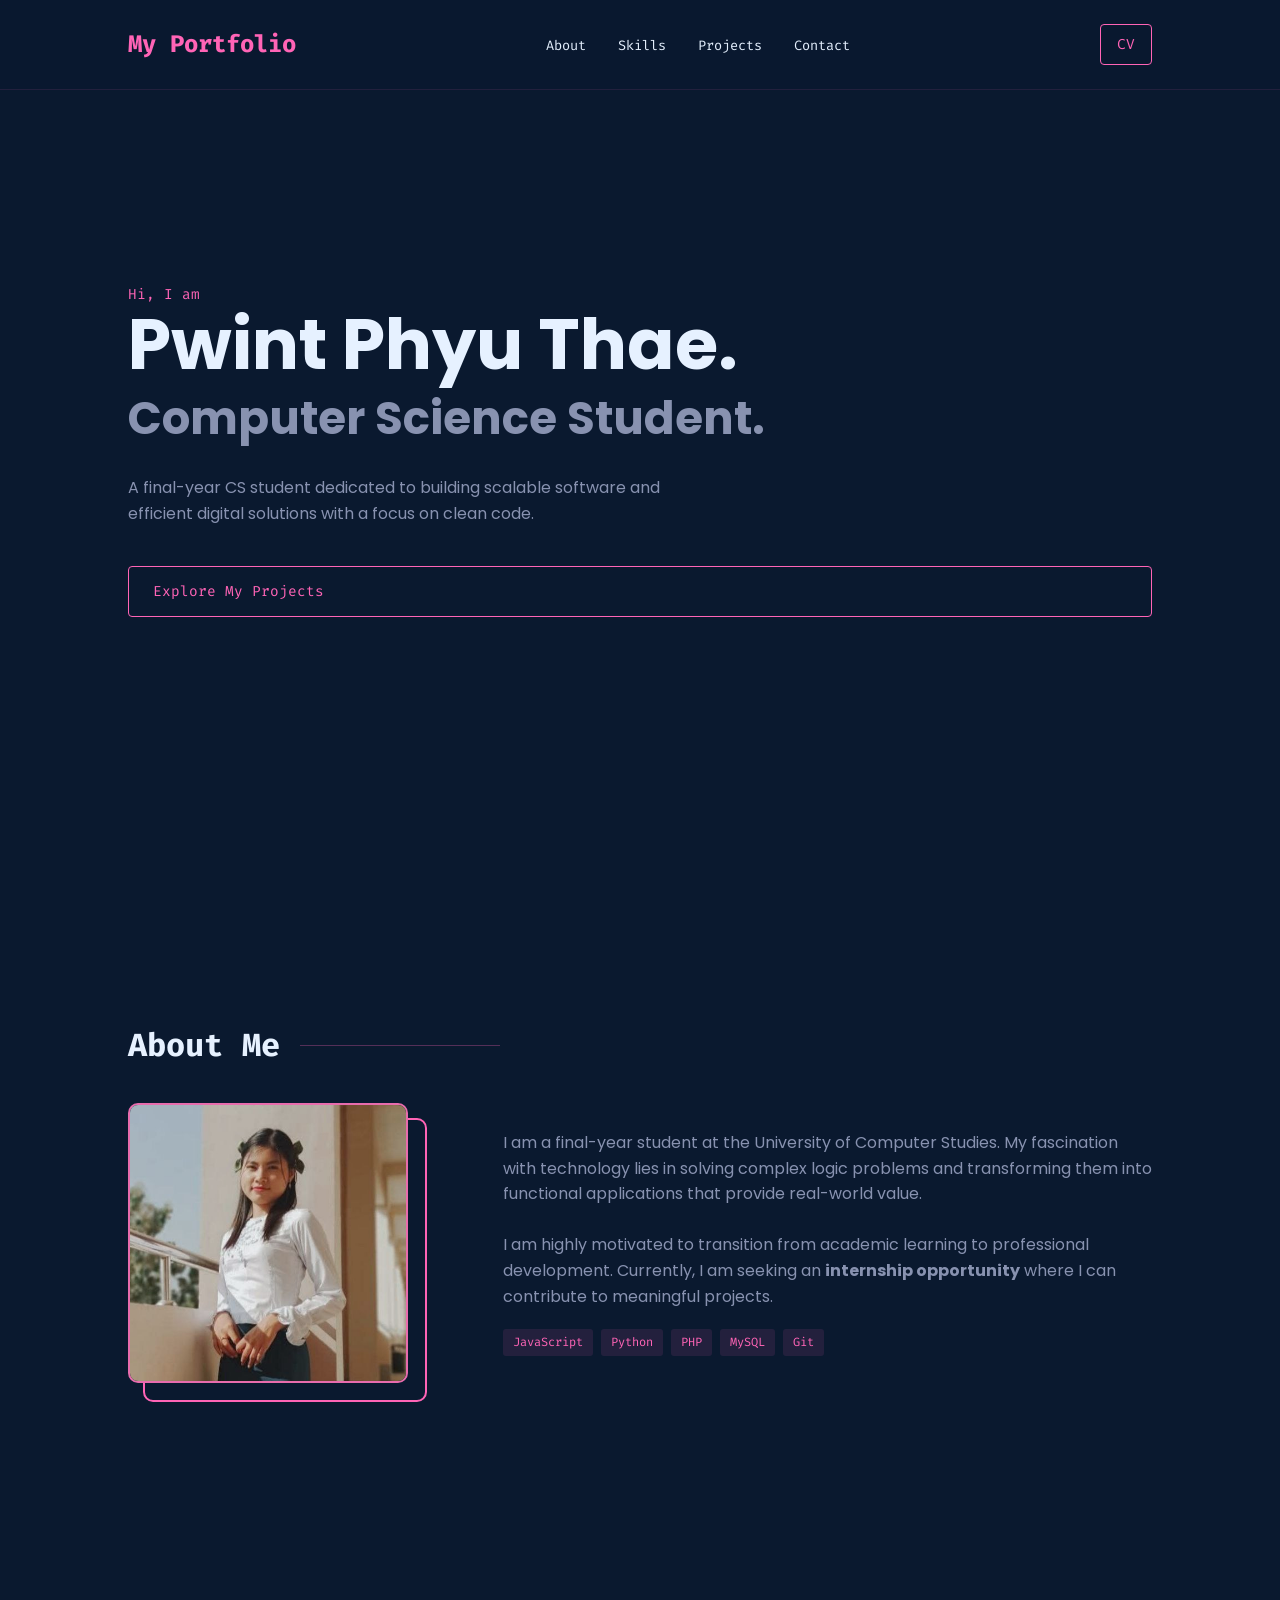
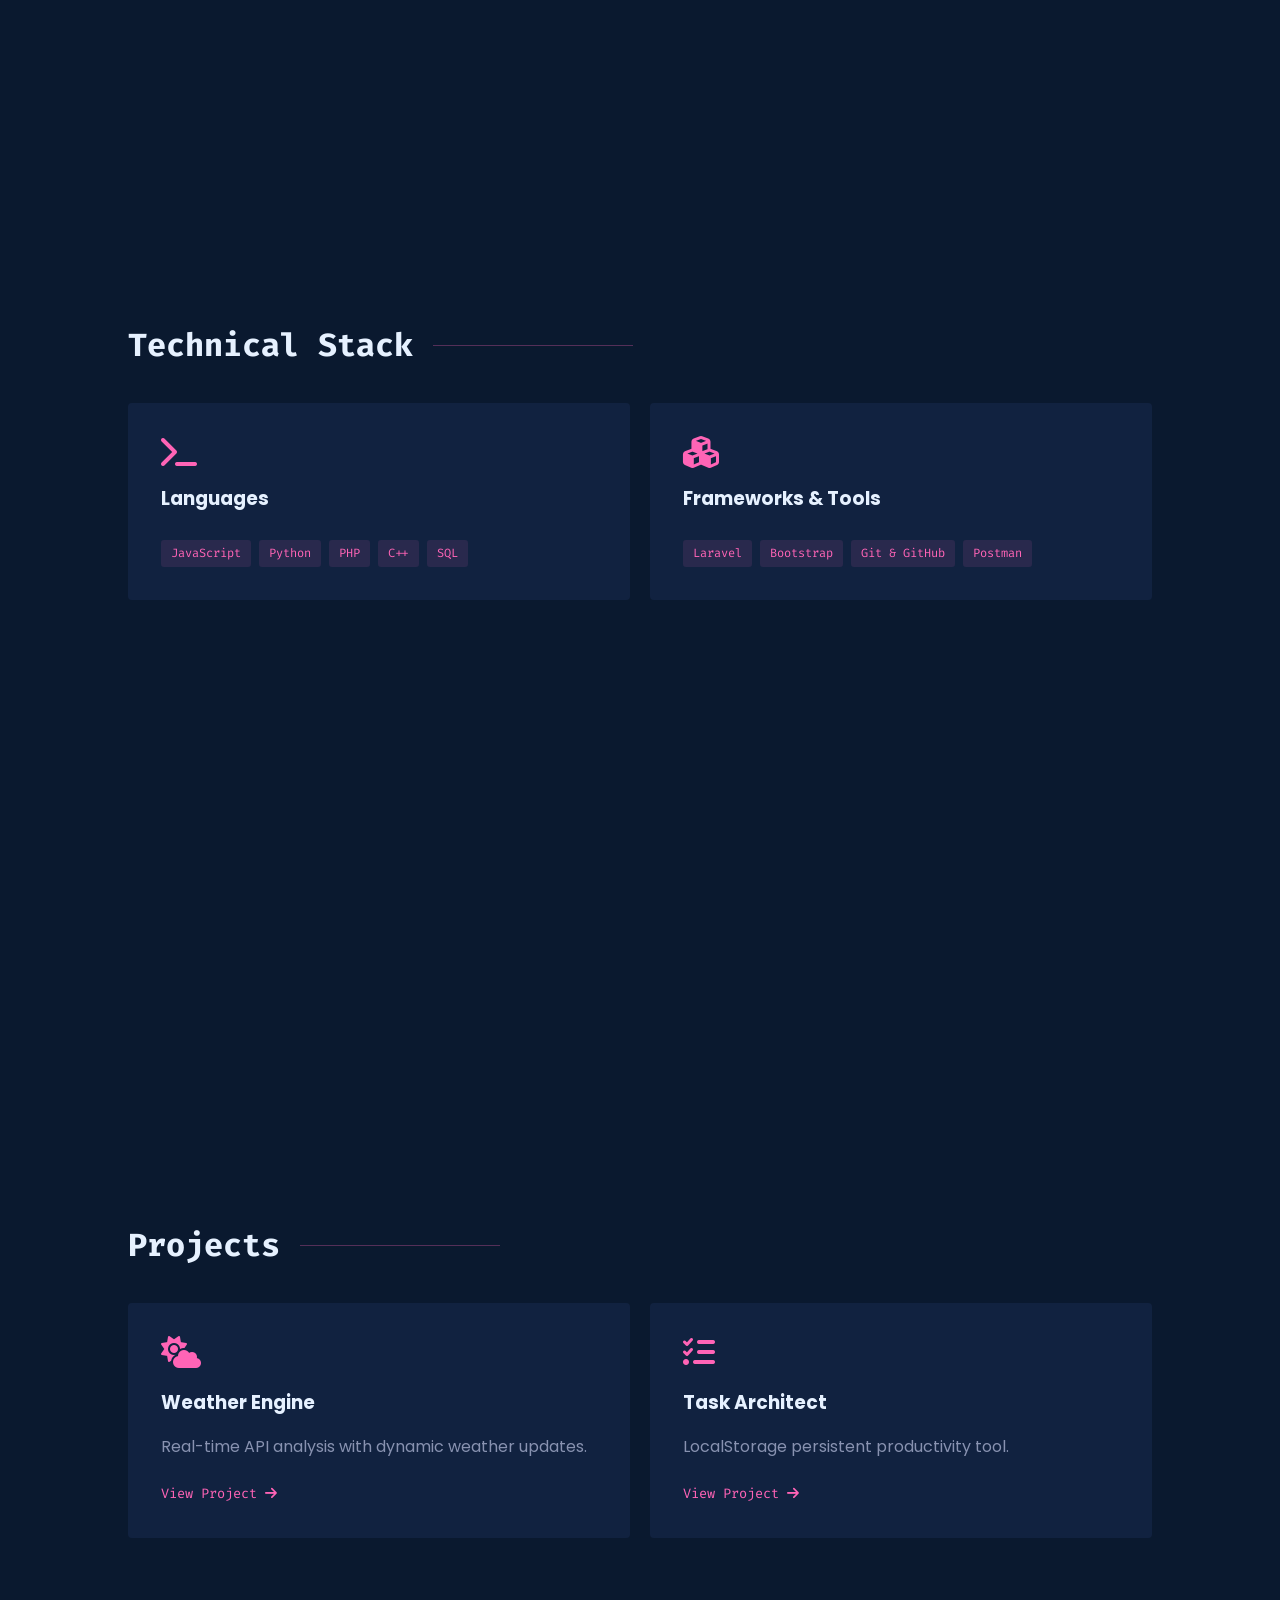
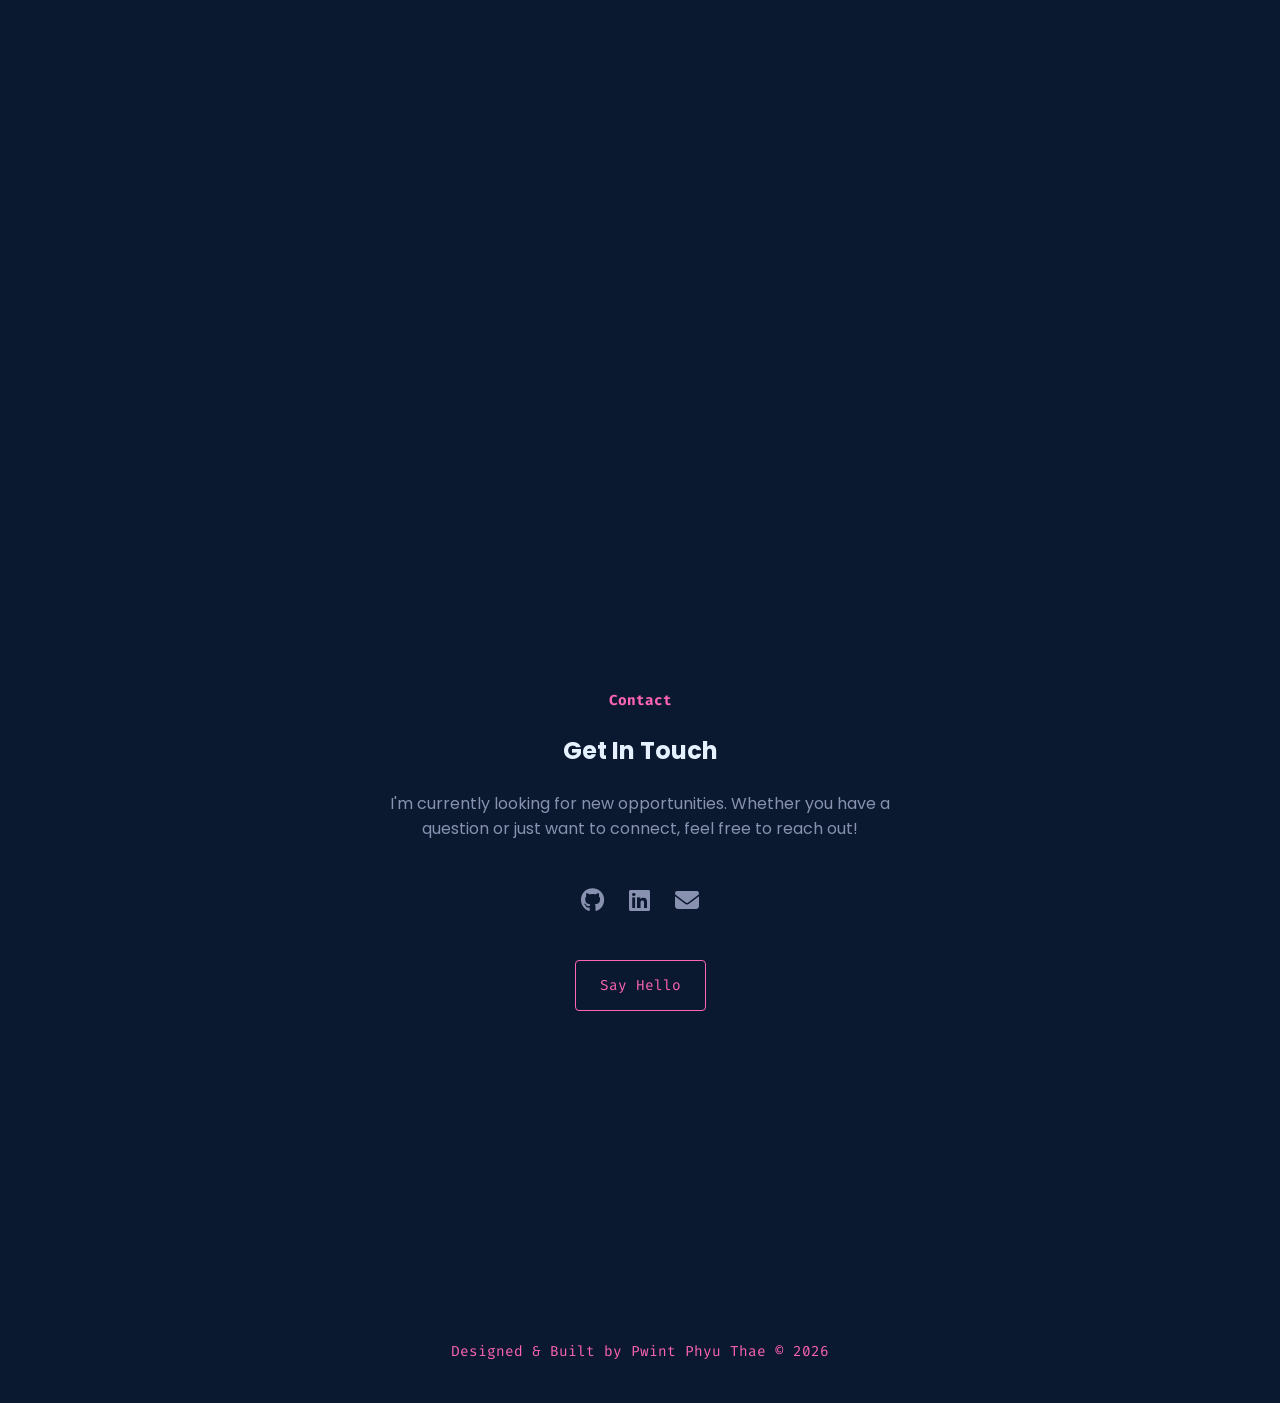
<file: index.html>
<!DOCTYPE html>
<html lang="en">
<head>
    <meta charset="UTF-8">
    <meta name="viewport" content="width=device-width, initial-scale=1.0">
    <title>Pwint Phyu Thae | CS Portfolio</title>

    <link rel="stylesheet" href="https://cdnjs.cloudflare.com/ajax/libs/font-awesome/6.5.0/css/all.min.css">
    <link href="https://fonts.googleapis.com/css2?family=Fira+Code:wght@400;500&family=Poppins:wght@300;400;600;700&display=swap" rel="stylesheet">

    <style>
        :root {
            --primary: #ff64b6; 
            --bg-dark: #0a192f;
            --bg-light: #112240;
            --slate: #8892b0;
            --white: #e6f1ff;
            --glass: rgba(255, 100, 182, 0.1);
        }

        * {
            margin: 0; padding: 0; box-sizing: border-box;
            font-family: 'Poppins', sans-serif;
        }

        body {
            background-color: var(--bg-dark);
            color: var(--slate);
            line-height: 1.6;
            scroll-behavior: smooth;
        }

        .mono { font-family: 'Fira Code', monospace; color: var(--primary); font-size: 0.9rem; }

        /* Navigation */
        nav {
            position: fixed; top: 0; width: 100%;
            padding: 1.5rem 10%;
            display: flex; justify-content: space-between; align-items: center;
            background: rgba(10, 25, 47, 0.85);
            backdrop-filter: blur(10px);
            z-index: 1000;
            border-bottom: 1px solid rgba(255, 100, 182, 0.1);
        }

        .logo { font-weight: 700; color: var(--primary); text-decoration: none; font-size: 1.5rem; }

        .nav-links { display: flex; list-style: none; gap: 2rem; }
        .nav-links a { text-decoration: none; color: var(--white); transition: 0.3s; font-size: 0.85rem; }
        .nav-links a:hover { color: var(--primary); }

        /* Section Layout */
        section { padding: 120px 10%; min-height: 100vh; }
        .section-title {
            display: flex; align-items: center;
            color: var(--white); font-size: 2rem; margin-bottom: 2rem;
        }
        .section-title::after {
            content: ""; display: block; width: 200px; height: 1px;
            background: var(--primary); margin-left: 20px; opacity: 0.3;
        }

        /* Hero */
        .hero { display: flex; flex-direction: column; justify-content: center; }
        .hero h1 { font-size: clamp(40px, 8vw, 70px); color: var(--white); line-height: 1.1; }
        .hero h2 { font-size: clamp(30px, 5vw, 45px); color: var(--slate); }

        /* About Layout */
        .about-wrapper {
            display: grid; grid-template-columns: 1fr 2fr; gap: 50px; align-items: center;
        }
        .about-image { position: relative; width: 280px; height: 280px; }
        .about-image img {
            width: 100%; height: 100%; object-fit: cover; border-radius: 10px;
            border: 2px solid var(--primary); position: relative; z-index: 2;
            filter: grayscale(20%);
        }
        .about-image::before {
            content: ""; position: absolute; top: 15px; left: 15px; width: 100%; height: 100%;
            border: 2px solid var(--primary); border-radius: 10px; z-index: 1;
        }

        /* Skills Grid */
        .grid { display: grid; grid-template-columns: repeat(auto-fit, minmax(280px, 1fr)); gap: 20px; }
        .card {
            background: var(--bg-light); padding: 2rem; border-radius: 4px;
            transition: 0.3s; border: 1px solid transparent; display: flex; flex-direction: column;
        }
        .card:hover { transform: translateY(-8px); border-color: var(--primary); box-shadow: 0 10px 30px -15px rgba(255, 100, 182, 0.3); }
        .card h3 { color: var(--white); margin: 1rem 0; }

        /* Tags */
        .tags { display: flex; flex-wrap: wrap; gap: 8px; margin-top: 10px; }
        .tag {
            background: var(--glass); color: var(--primary);
            padding: 4px 10px; border-radius: 3px; font-size: 0.75rem; font-family: 'Fira Code', monospace;
        }

        .view-link {
            margin-top: auto; padding-top: 1.5rem; text-decoration: none;
            display: flex; align-items: center; gap: 8px; font-size: 0.85rem;
            color: var(--primary); transition: 0.3s;
        }
        .view-link:hover { transform: translateX(5px); }

        .btn {
            border: 1px solid var(--primary); color: var(--primary);
            padding: 0.8rem 1.5rem; text-decoration: none; border-radius: 4px;
            display: inline-block; transition: 0.3s; margin-top: 20px;
        }
        .btn:hover { background: var(--glass); }

        /* Social Icons in Contact */
        .social-links {
            display: flex;
            gap: 25px;
            margin-top: 40px;
            font-size: 1.5rem;
        }
        .social-links a {
            color: var(--slate);
            transition: 0.3s ease;
            text-decoration: none;
        }
        .social-links a:hover {
            color: var(--primary);
            transform: translateY(-5px);
        }

        @media (max-width: 992px) {
            .about-wrapper { grid-template-columns: 1fr; justify-items: center; text-align: center; }
        }
        @media (max-width: 768px) {
            .nav-links { display: none; }
            section { padding: 80px 5%; }
        }
    </style>
</head>
<body>

    <nav>
        <a href="#home" class="logo mono">My Portfolio</a>
        <ul class="nav-links">
            <li><a href="#about" class="mono">About</a></li>
            <li><a href="#skills" class="mono">Skills</a></li>
            <li><a href="#projects" class="mono">Projects</a></li>
            <li><a href="#contact" class="mono">Contact</a></li>
        </ul>
        <a href="cv.html" class="btn mono" style="padding: 0.5rem 1rem; margin: 0;">CV</a>
    </nav>

    <main>
        <section id="home" class="hero">
            <span class="mono">Hi, I am</span>
            <h1>Pwint Phyu Thae.</h1>
            <h2>Computer Science Student.</h2>
            <p style="max-width: 550px; margin: 20px 0;">A final-year CS student dedicated to building scalable software and efficient digital solutions with a focus on clean code.</p>
            <a href="#projects" class="btn mono">Explore My Projects</a>
        </section>

        <section id="about">
            <h2 class="section-title mono">About Me</h2>
            <div class="about-wrapper">
                <div class="about-image">
                    <img src="profile.jpg" alt="Profile Picture">
                </div>
                <div class="about-text">
                    <p>I am a final-year student at the University of Computer Studies. My fascination with technology lies in solving complex logic problems and transforming them into functional applications that provide real-world value.</p>
                    <br>
                    <p>I am highly motivated to transition from academic learning to professional development. Currently, I am seeking an <strong>internship opportunity</strong> where I can contribute to meaningful projects.</p>
                    <div class="tags" style="margin-top: 20px;">
                        <span class="tag">JavaScript</span> <span class="tag">Python</span>
                        <span class="tag">PHP</span> <span class="tag">MySQL</span> <span class="tag">Git</span>
                    </div>
                </div>
            </div>
        </section>

        <section id="skills">
            <h2 class="section-title mono">Technical Stack</h2>
            <div class="grid">
                <div class="card">
                    <i class="fas fa-terminal fa-2x" style="color:var(--primary)"></i>
                    <h3>Languages</h3>
                    <div class="tags">
                        <span class="tag">JavaScript</span> <span class="tag">Python</span>
                        <span class="tag">PHP</span> <span class="tag">C++</span> <span class="tag">SQL</span>
                    </div>
                </div>
                <div class="card">
                    <i class="fas fa-cubes fa-2x" style="color:var(--primary)"></i>
                    <h3>Frameworks & Tools</h3>
                    <div class="tags">
                        <span class="tag">Laravel</span> <span class="tag">Bootstrap</span>
                        <span class="tag">Git & GitHub</span> <span class="tag">Postman</span>
                    </div>
                </div>
            </div>
        </section>

        <section id="projects">
            <h2 class="section-title mono">Projects</h2>
            <div class="grid">
                <div class="card">
                    <div>
                        <i class="fas fa-cloud-sun fa-2x" style="color:var(--primary)"></i>
                        <h3>Weather Engine</h3>
                        <p>Real-time API analysis with dynamic weather updates.</p>
                    </div>
                    <a href="#" class="view-link mono">View Project <i class="fas fa-arrow-right"></i></a>
                </div>
                <div class="card">
                    <div>
                        <i class="fas fa-tasks fa-2x" style="color:var(--primary)"></i>
                        <h3>Task Architect</h3>
                        <p>LocalStorage persistent productivity tool.</p>
                    </div>
                    <a href="#" class="view-link mono">View Project <i class="fas fa-arrow-right"></i></a>
                </div>
            </div>
        </section>

        <section id="contact" style="text-align: center; display: flex; flex-direction: column; justify-content: center; align-items: center;">
            <h2 class="mono">Contact</h2>
            <h1 style="color: var(--white); margin: 20px 0;">Get In Touch</h1>
            <p style="max-width: 500px;">I'm currently looking for new opportunities. Whether you have a question or just want to connect, feel free to reach out!</p>
            
            <div class="social-links">
                <a href="https://github.com/pwintphyuthae1611-lang" target="_blank" title="GitHub"><i class="fab fa-github"></i></a>
                <a href="https://www.linkedin.com/in/your-profile" target="_blank" title="LinkedIn"><i class="fab fa-linkedin"></i></a>
                <a href="mailto:pwintphyuthae1611@gmail.com" title="Gmail"><i class="fas fa-envelope"></i></a>
            </div>

            <a href="mailto:pwintphyuthae1611@gmail.com" class="btn mono" style="margin-top: 40px;">Say Hello</a>
        </section>
    </main>

    <footer style="text-align: center; padding: 40px; font-size: 0.8rem;">
        <p class="mono">Designed & Built by Pwint Phyu Thae &copy; 2026</p>
    </footer>

</body>
</html>
</file>
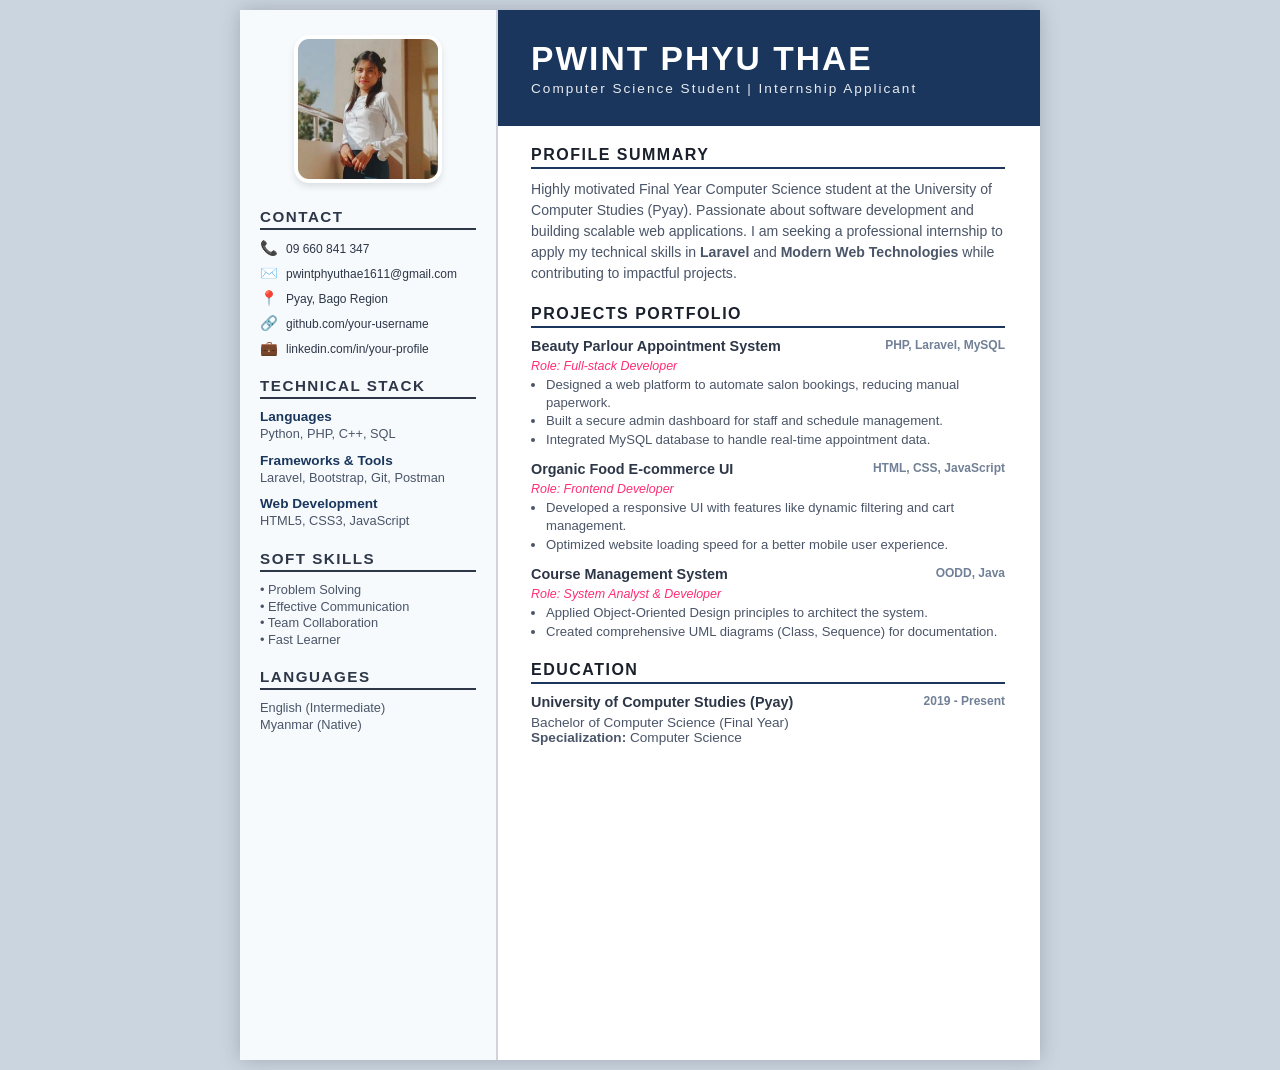
<file: cv.html>
<!DOCTYPE html>
<html lang="en">
<head>
    <meta charset="UTF-8">
    <meta name="viewport" content="width=device-width, initial-scale=1.0">
    <title>Pwint Phyu Thae - Resume</title>
    <style>
        :root {
            --dark-blue: #1a365d;
            --light-gray: #e2e8f0;
            --text-gray: #4a5568;
            --sidebar-bg: #f7fafc;
            --accent-pink: #ff2d75;
        }

        body {
            font-family: 'Segoe UI', Tahoma, Geneva, Verdana, sans-serif;
            margin: 0;
            padding: 0;
            background-color: #cbd5e0;
            display: flex;
            justify-content: center;
            color: #2d3748;
        }

        .resume-container {
            background-color: white;
            width: 800px;
            height: 1050px;
            display: flex;
            position: relative; /* မြဉ်းကြောင်းအတွက် position သတ်မှတ်ချက် */
            box-shadow: 0 0 20px rgba(0,0,0,0.2);
            margin: 10px;
            overflow: hidden;
        }

        /* အလယ်က မြဉ်းကြောင်းကို ပိုသေချာအောင် Pseudo-element သုံးထားပါတယ် */
        .resume-container::before {
            content: "";
            position: absolute;
            left: 32%;
            top: 0;
            bottom: 0;
            width: 1.5px;
            background-color: #d1d5db; /* မြဉ်းကြောင်းအရောင် */
            z-index: 10;
        }

        /* Sidebar Styling */
        .sidebar {
            width: 32%;
            background-color: var(--sidebar-bg);
            padding: 25px 20px;
            box-sizing: border-box;
            -webkit-print-color-adjust: exact;
        }

        .profile-img {
            width: 140px;
            height: 140px;
            background-color: #ddd;
            border-radius: 15px;
            margin-bottom: 25px;
            object-fit: cover;
            border: 4px solid white;
            box-shadow: 0 4px 6px rgba(0,0,0,0.1);
            display: block;
            margin-left: auto;
            margin-right: auto;
        }

        .sidebar-section {
            margin-bottom: 20px;
        }

        .sidebar-title {
            text-transform: uppercase;
            letter-spacing: 1.5px;
            font-weight: bold;
            border-bottom: 2px solid #2d3748;
            padding-bottom: 3px;
            margin-bottom: 10px;
            font-size: 0.95rem;
        }

        .contact-item {
            display: flex;
            align-items: center;
            margin-bottom: 8px;
            font-size: 0.75rem;
            word-break: break-all;
        }

        .contact-item span {
            margin-right: 8px;
            font-size: 0.9rem;
            color: var(--dark-blue);
        }

        .skill-group {
            margin-bottom: 10px;
        }

        .skill-header {
            font-weight: bold;
            font-size: 0.85rem;
            color: var(--dark-blue);
            margin-bottom: 2px;
        }

        .skill-tags {
            font-size: 0.8rem;
            color: var(--text-gray);
            line-height: 1.3;
        }

        /* Main Content */
        .main-content {
            width: 68%;
            background-color: white;
        }

        .header-banner {
            background-color: var(--dark-blue);
            color: white;
            padding: 30px 35px;
            -webkit-print-color-adjust: exact;
        }

        .header-banner h1 {
            margin: 0;
            font-size: 2.1rem;
            text-transform: uppercase;
            letter-spacing: 2px;
        }

        .header-banner p {
            margin: 3px 0 0;
            letter-spacing: 2px;
            font-size: 0.85rem;
            opacity: 0.9;
        }

        .content-padding {
            padding: 20px 35px;
        }

        .main-section {
            margin-bottom: 20px;
        }

        .main-title {
            text-transform: uppercase;
            letter-spacing: 1.5px;
            font-weight: bold;
            border-bottom: 2px solid var(--dark-blue);
            padding-bottom: 3px;
            margin-bottom: 10px;
            color: #1a202c;
            font-size: 1rem;
        }

        .profile-text {
            line-height: 1.5;
            color: var(--text-gray);
            font-size: 0.88rem;
        }

        .exp-header {
            display: flex;
            justify-content: space-between;
            font-weight: bold;
            margin-bottom: 5px;
            font-size: 0.9rem;
        }

        .project-block {
            margin-bottom: 12px;
        }

        .project-name {
            font-weight: bold;
            font-size: 0.9rem;
            color: #2d3748;
        }

        .project-role {
            font-size: 0.78rem;
            color: var(--accent-pink);
            font-style: italic;
            margin-bottom: 3px;
        }

        .project-desc {
            margin: 3px 0 8px 15px;
            font-size: 0.82rem;
            color: var(--text-gray);
            line-height: 1.4;
            padding-left: 0;
        }

        .date {
            color: #718096;
            font-size: 0.75rem;
        }

        @media print {
            body { background: none; margin: 0; -webkit-print-color-adjust: exact; }
            .resume-container { margin: 0; box-shadow: none; width: 100%; height: 100%; }
            .resume-container::before { 
                background-color: #ccc !important; /* PDF မှာ မြဉ်းကြောင်း သေချာပေါ်အောင် */
                -webkit-print-color-adjust: exact;
            }
            @page { margin: 0; size: A4; }
        }
    </style>
</head>
<body>

<div class="resume-container">
    <div class="sidebar">
        <img src="profile.jpg" alt="Pwint Phyu Thae" class="profile-img">
        
        <div class="sidebar-section">
            <div class="sidebar-title">Contact</div>
            <div class="contact-item"><span>📞</span> 09 660 841 347</div>
            <div class="contact-item"><span>✉️</span> pwintphyuthae1611@gmail.com</div>
            <div class="contact-item"><span>📍</span> Pyay, Bago Region</div>
            <div class="contact-item"><span>🔗</span> github.com/your-username</div>
            <div class="contact-item"><span>💼</span> linkedin.com/in/your-profile</div>
        </div>

        <div class="sidebar-section">
            <div class="sidebar-title">Technical Stack</div>
            <div class="skill-group">
                <div class="skill-header">Languages</div>
                <div class="skill-tags">Python, PHP, C++, SQL</div>
            </div>
            <div class="skill-group">
                <div class="skill-header">Frameworks & Tools</div>
                <div class="skill-tags">Laravel, Bootstrap, Git, Postman</div>
            </div>
            <div class="skill-group">
                <div class="skill-header">Web Development</div>
                <div class="skill-tags">HTML5, CSS3, JavaScript</div>
            </div>
        </div>

        <div class="sidebar-section">
            <div class="sidebar-title">Soft Skills</div>
            <div class="skill-tags">
                • Problem Solving<br>
                • Effective Communication<br>
                • Team Collaboration<br>
                • Fast Learner
            </div>
        </div>

        <div class="sidebar-section">
            <div class="sidebar-title">Languages</div>
            <div class="skill-tags">
                English (Intermediate)<br>
                Myanmar (Native)
            </div>
        </div>
    </div>

    <div class="main-content">
        <div class="header-banner">
            <h1>PWINT PHYU THAE</h1>
            <p>Computer Science Student | Internship Applicant</p>
        </div>

        <div class="content-padding">
            <section class="main-section">
                <div class="main-title">Profile Summary</div>
                <div class="profile-text">
                    Highly motivated Final Year Computer Science student at the University of Computer Studies (Pyay). 
                    Passionate about software development and building scalable web applications. 
                    I am seeking a professional internship to apply my technical skills in <strong>Laravel</strong> and <strong>Modern Web Technologies</strong> while contributing to impactful projects.
                </div>
            </section>

            <section class="main-section">
                <div class="main-title">Projects Portfolio</div>
                
                <div class="project-block">
                    <div class="exp-header">
                        <span class="project-name">Beauty Parlour Appointment System</span>
                        <span class="date">PHP, Laravel, MySQL</span>
                    </div>
                    <div class="project-role">Role: Full-stack Developer</div>
                    <ul class="project-desc">
                        <li>Designed a web platform to automate salon bookings, reducing manual paperwork.</li>
                        <li>Built a secure admin dashboard for staff and schedule management.</li>
                        <li>Integrated MySQL database to handle real-time appointment data.</li>
                    </ul>
                </div>

                <div class="project-block">
                    <div class="exp-header">
                        <span class="project-name">Organic Food E-commerce UI</span>
                        <span class="date">HTML, CSS, JavaScript</span>
                    </div>
                    <div class="project-role">Role: Frontend Developer</div>
                    <ul class="project-desc">
                        <li>Developed a responsive UI with features like dynamic filtering and cart management.</li>
                        <li>Optimized website loading speed for a better mobile user experience.</li>
                    </ul>
                </div>

                <div class="project-block">
                    <div class="exp-header">
                        <span class="project-name">Course Management System</span>
                        <span class="date">OODD, Java</span>
                    </div>
                    <div class="project-role">Role: System Analyst & Developer</div>
                    <ul class="project-desc">
                        <li>Applied Object-Oriented Design principles to architect the system.</li>
                        <li>Created comprehensive UML diagrams (Class, Sequence) for documentation.</li>
                    </ul>
                </div>
            </section>

            <section class="main-section">
                <div class="main-title">Education</div>
                <div class="exp-header">
                    <span>University of Computer Studies (Pyay)</span>
                    <span class="date">2019 - Present</span>
                </div>
                <div style="font-size: 0.85rem; color: var(--text-gray);">
                    Bachelor of Computer Science (Final Year)<br>
                    <strong>Specialization:</strong> Computer Science
                </div>
            </section>
        </div>
    </div>
</div>

</body>
</html>
</file>
